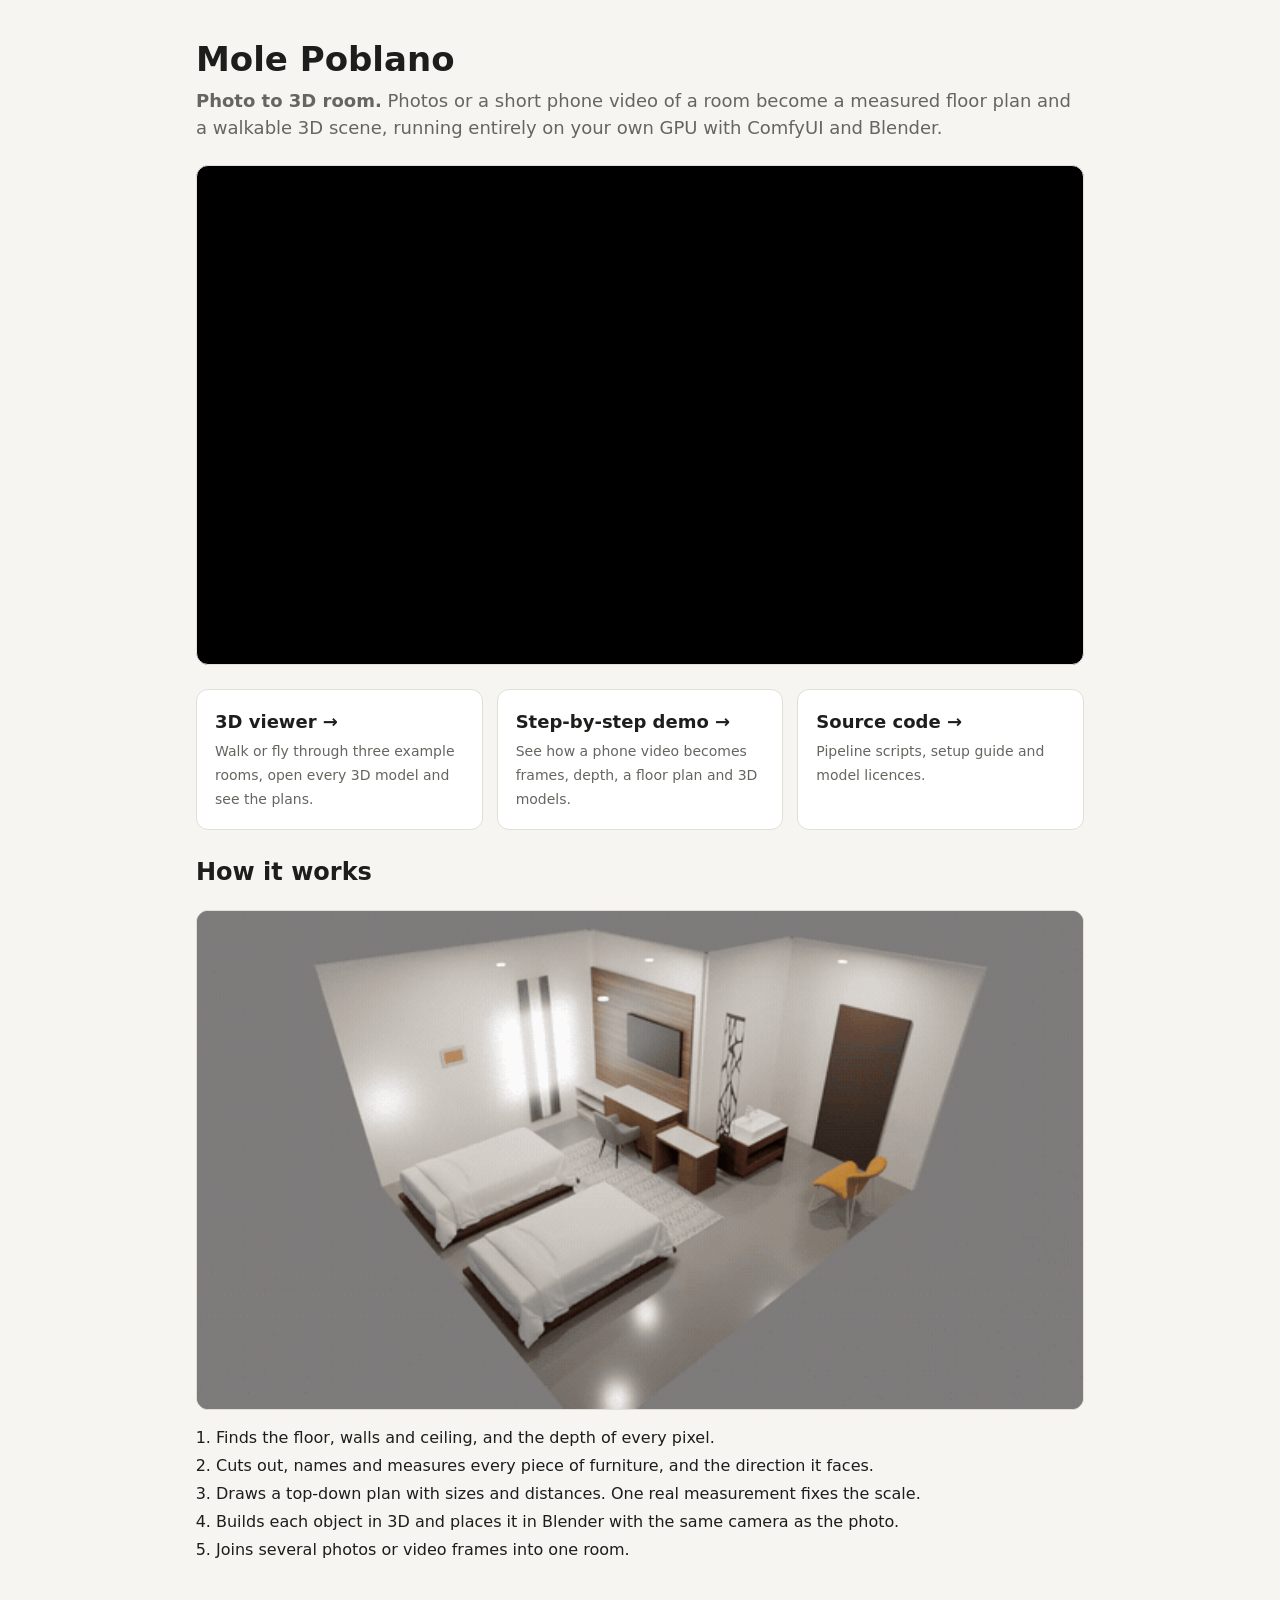
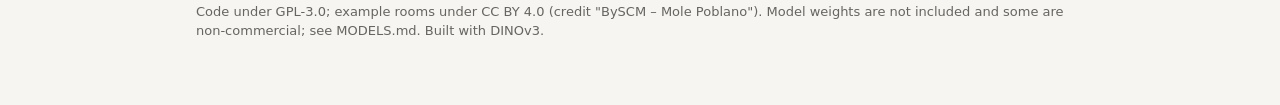
<file: index.html>
<!doctype html>
<html lang="en">
<head>
<meta charset="utf-8">
<meta name="viewport" content="width=device-width, initial-scale=1">
<title>Mole Poblano</title>
<meta name="description" content="Turn photos or a short video of a room into a measured floor plan and a walkable 3D scene, fully local with ComfyUI and Blender.">
<style>
  :root { --bg: #f6f5f2; --card: #fff; --text: #1d1d1b; --muted: #66655f; --accent: #b9812a; --line: #e2dfd8; }
  @media (prefers-color-scheme: dark) { :root { --bg: #15171b; --card: #1f2227; --text: #f2f2f0; --muted: #a9acb2; --accent: #e8b04b; --line: #2e3238; } }
  * { box-sizing: border-box; }
  body { margin: 0; background: var(--bg); color: var(--text); font: 16px/1.5 system-ui, -apple-system, "Segoe UI", Roboto, sans-serif; }
  main { max-width: 920px; margin: 0 auto; padding: 40px 16px 64px; }
  h1 { font-size: 34px; line-height: 1.15; margin: 0 0 8px; }
  p.lead { color: var(--muted); font-size: 18px; margin: 0 0 24px; }
  img.hero { width: 100%; border-radius: 12px; border: 1px solid var(--line); display: block; background: #888; }
  .video { position: relative; aspect-ratio: 16 / 9; border-radius: 12px; overflow: hidden; border: 1px solid var(--line); background: #000; }
  .video iframe { position: absolute; inset: 0; width: 100%; height: 100%; border: 0; }
  .cards { display: grid; grid-template-columns: repeat(auto-fit, minmax(240px, 1fr)); gap: 14px; margin: 24px 0; }
  a.card { display: block; padding: 18px; border-radius: 12px; background: var(--card); border: 1px solid var(--line); color: inherit; text-decoration: none; }
  a.card:hover { border-color: var(--accent); }
  a.card b { display: block; font-size: 18px; margin-bottom: 4px; }
  a.card span { color: var(--muted); font-size: 14px; }
  ol { padding-left: 20px; } li { margin: 4px 0; }
  footer { color: var(--muted); font-size: 13px; margin-top: 40px; }
  a { color: var(--accent); }
</style>
</head>
<body>
<main>
  <h1>Mole Poblano</h1>
  <p class="lead"><b>Photo to 3D room.</b> Photos or a short phone video of a room become a measured floor plan and a walkable 3D scene, running entirely on your own GPU with ComfyUI and Blender.</p>
  <div class="video"><iframe src="https://www.youtube-nocookie.com/embed/RA9RGnpfIeA" title="Mole Poblano trailer" loading="lazy"
    allow="accelerometer; encrypted-media; gyroscope; picture-in-picture; web-share" referrerpolicy="strict-origin-when-cross-origin" allowfullscreen></iframe></div>

  <div class="cards">
    <a class="card" href="viewer/"><b>3D viewer →</b><span>Walk or fly through three example rooms, open every 3D model and see the plans.</span></a>
    <a class="card" href="demo/"><b>Step-by-step demo →</b><span>See how a phone video becomes frames, depth, a floor plan and 3D models.</span></a>
    <a class="card" href="https://github.com/" id="repo"><b>Source code →</b><span>Pipeline scripts, setup guide and model licences.</span></a>
  </div>

  <h2>How it works</h2>
  <img class="hero" src="docs/img/hotel_orbit.gif" alt="Hotel room rebuilt in 3D from a phone video">
  <ol>
    <li>Finds the floor, walls and ceiling, and the depth of every pixel.</li>
    <li>Cuts out, names and measures every piece of furniture, and the direction it faces.</li>
    <li>Draws a top-down plan with sizes and distances. One real measurement fixes the scale.</li>
    <li>Builds each object in 3D and places it in Blender with the same camera as the photo.</li>
    <li>Joins several photos or video frames into one room.</li>
  </ol>

  <footer>Code under GPL-3.0; example rooms under CC BY 4.0 (credit "BySCM – Mole Poblano"). Model weights are not included and some are non-commercial; see MODELS.md. Built with DINOv3.</footer>
</main>
<script>
  // On GitHub Pages (<user>.github.io/<repo>/) point the source link at the repository.
  const m = location.hostname.match(/^([^.]+)\.github\.io$/);
  const repo = location.pathname.split('/').filter(Boolean)[0];
  if (m && repo) document.getElementById('repo').href = `https://github.com/${m[1]}/${repo}`;
</script>
</body>
</html>
</file>
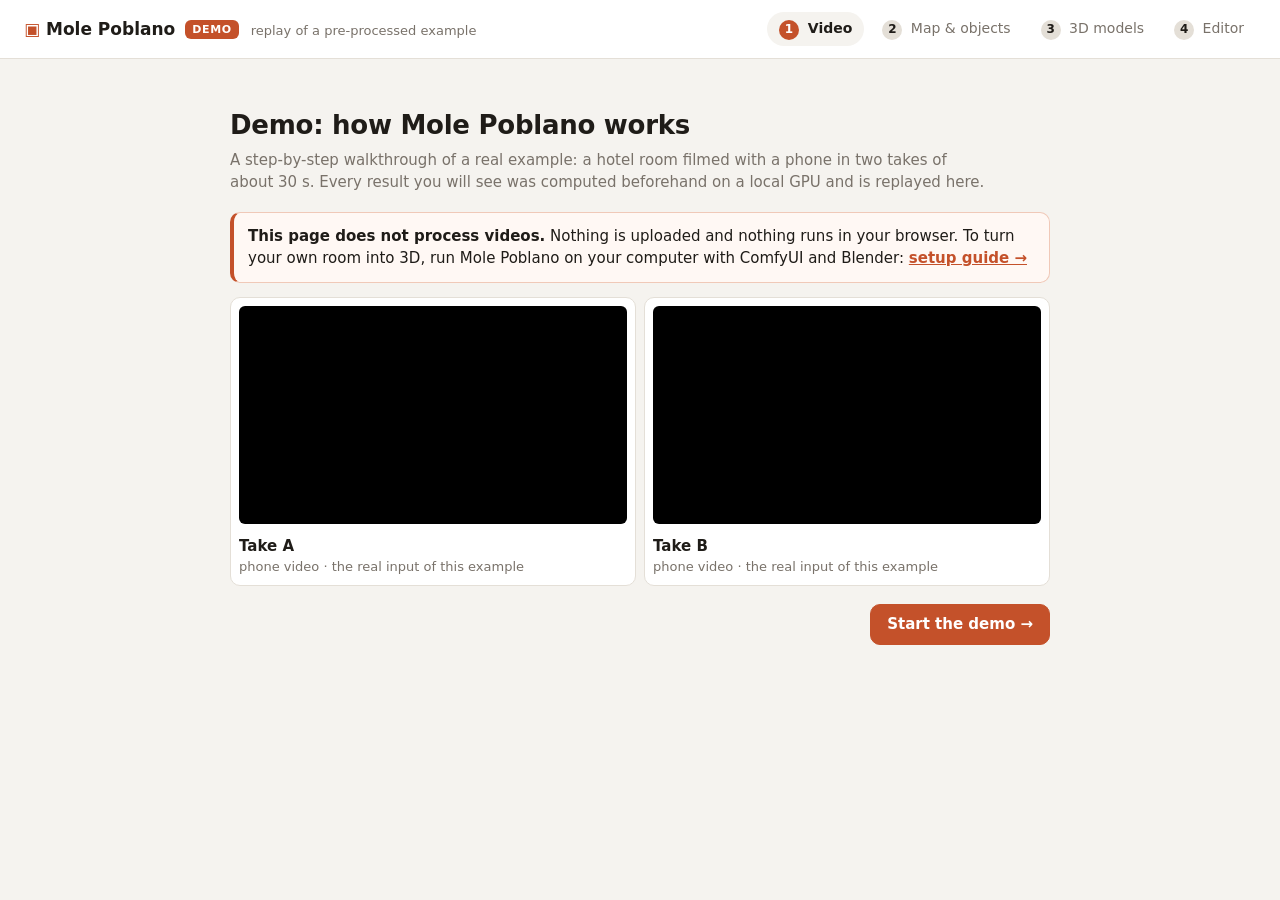
<file: demo/index.html>
<!doctype html>
<html lang="en">
<head>
<meta charset="utf-8">
<meta name="viewport" content="width=device-width, initial-scale=1">
<title>Mole Poblano · Demo</title>
<link rel="stylesheet" href="style.css?v=2">
<script type="importmap">
{ "imports": {
  "three": "https://cdn.jsdelivr.net/npm/three@0.160.0/build/three.module.js",
  "three/addons/": "https://cdn.jsdelivr.net/npm/three@0.160.0/examples/jsm/"
} }
</script>
</head>
<body>
<header class="top">
  <div class="brand"><span class="logo">▣</span> Mole Poblano <span class="demo-badge">DEMO</span> <small>replay of a pre-processed example</small></div>
  <ol class="steps" id="steps">
    <li data-step="1"><b>1</b> Video</li>
    <li data-step="2"><b>2</b> Map &amp; objects</li>
    <li data-step="3"><b>3</b> 3D models</li>
    <li data-step="4"><b>4</b> Editor</li>
  </ol>
</header>

<main>
  <!-- STEP 1: upload + processing -->
  <section class="step" id="step1">
    <div class="upload-wrap" id="uploadPane">
      <h1>Demo: how Mole Poblano works</h1>
      <p class="lead">A step-by-step walkthrough of a real example: a hotel room filmed with a phone in two takes of about 30 s.
        Every result you will see was computed beforehand on a local GPU and is replayed here.</p>
      <div class="demo-note">
        <b>This page does not process videos.</b> Nothing is uploaded and nothing runs in your browser.
        To turn your own room into 3D, run Mole Poblano on your computer with ComfyUI and Blender:
        <a href="https://github.com/byscm/mole-poblano#quick-start" target="_blank" rel="noopener">setup guide →</a>
      </div>
      <div class="file-list">
        <div class="file-item"><video src="../examples/source_videos/hotel_part1.mp4" muted loop autoplay playsinline></video>
          <div><b>Take A</b><div class="muted small">phone video · the real input of this example</div></div></div>
        <div class="file-item"><video src="../examples/source_videos/hotel_part2.mp4" muted loop autoplay playsinline></video>
          <div><b>Take B</b><div class="muted small">phone video · the real input of this example</div></div></div>
      </div>
      <div class="actions">
        <button class="primary" id="useDemo">Start the demo →</button>
      </div>
    </div>

    <div class="process-wrap hidden" id="processPane">
      <h1>Processing the example video <small class="muted">(replay)</small></h1>
      <p class="lead" id="processSub"></p>
      <div class="process-grid">
        <ul class="stages" id="stages"></ul>
        <div>
          <div class="muted small" id="framesCaption">Frames picked from the video</div>
          <div class="frames" id="frames"></div>
        </div>
      </div>
      <div class="bar"><div id="bar"></div></div>
    </div>
  </section>

  <!-- STEP 2: map + objects -->
  <section class="step hidden" id="step2">
    <div class="step-head">
      <div>
        <h1>The example room: map and objects</h1>
        <p class="lead">Check the floor plan and the image of each object. Each image was built by joining the fragments of the video. Remove anything that is wrong, then confirm.</p>
      </div>
      <div class="stats" id="stats2"></div>
    </div>
    <div class="split">
      <div class="panel map-panel">
        <div class="tabs" id="mapTabs">
          <button data-v="plan" class="on">Floor plan to scale</button>
          <button data-v="raw">Raw plan from the video</button>
          <button data-v="frames">Frames used</button>
        </div>
        <div class="map-view" id="mapView"></div>
        <div class="muted small" id="mapNote">Real scale, in metres. Tap an object to find it in the list.</div>
      </div>
      <div class="panel gallery-panel">
        <div class="gallery-head">
          <h2>Detected objects <span class="pill" id="kindCount"></span></h2>
          <div class="gal-tools"><button class="ghost sm" id="approveAll">Approve all</button></div>
        </div>
        <div class="gallery" id="gallery"></div>
      </div>
    </div>
    <div class="actions sticky">
      <button class="ghost" id="back2">← Back</button>
      <button class="primary" id="confirm2">Confirm and generate 3D models →</button>
    </div>
  </section>

  <!-- STEP 3: generating models -->
  <section class="step hidden" id="step3">
    <h1>Generating the 3D models</h1>
    <p class="lead">One model for each approved object. When they are done they place themselves on the plan, at their real size.</p>
    <div class="bar"><div id="bar3"></div></div>
    <div class="gen-grid" id="genGrid"></div>
    <div class="actions"><button class="primary" id="toEditor" disabled>See the room in 3D →</button></div>
  </section>

  <!-- STEP 4: editor -->
  <section class="step hidden" id="step4">
    <div class="editor">
      <div class="viewport-wrap">
        <div id="viewport"></div>
        <div class="vp-tools">
          <button id="tUndo" title="Undo (Ctrl+Z)">↶ Undo</button>
          <button id="tWalls" class="on">Walls</button>
          <button id="tTop">Top view</button>
          <button id="tOrbit" class="on">3D</button>
          <button id="tExport">Save JSON</button>
        </div>
        <div class="vp-hint">Drag a piece of furniture to move it · <b>R</b> rotates it 15° · drag the background to orbit the camera</div>
        <div class="loading" id="vpLoading">Loading models…</div>
      </div>
      <aside class="side">
        <div class="panel">
          <div class="side-title">Floor plan <span class="muted small" id="roomDims"></span></div>
          <div id="plan4" class="plan4"></div>
        </div>
        <div class="panel" id="selPanel">
          <div class="muted">Tap a piece of furniture in 3D or on the plan to edit it.</div>
        </div>
      </aside>
    </div>
  </section>
</main>

<script type="module" src="app.js?v=2"></script>
</body>
</html>
</file>
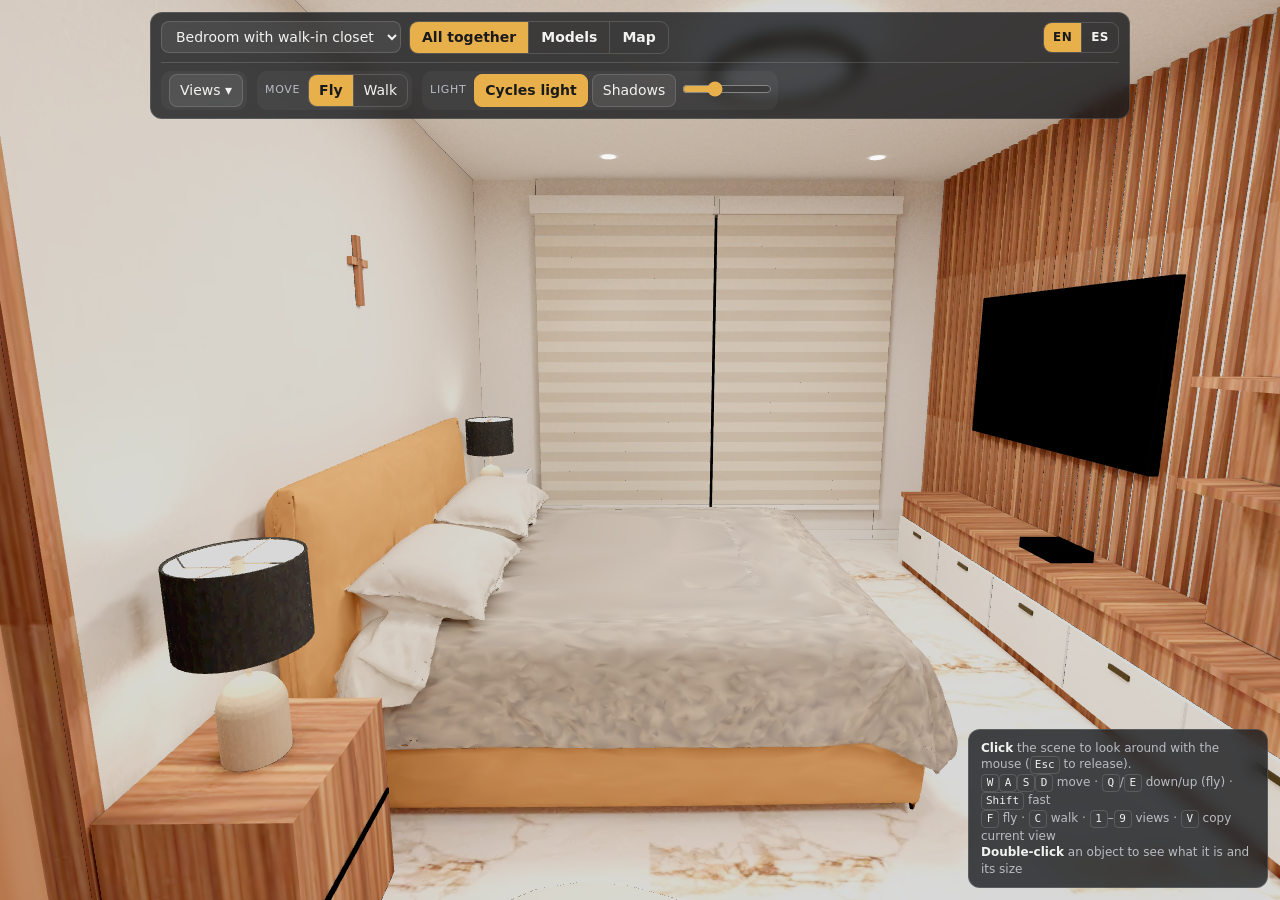
<file: viewer/index.html>
<!doctype html>
<html lang="es">
<head>
<meta charset="utf-8">
<meta name="viewport" content="width=device-width, initial-scale=1, maximum-scale=1, user-scalable=no, viewport-fit=cover">
<title>Mole Poblano · Visor 3D</title>
<link rel="icon" href="data:,">
<style>
  :root { --fondo: rgba(20,22,26,.78); --borde: rgba(255,255,255,.14); --texto: #f2f2f0; --suave: #b9bcc2; --acento: #e8b04b; }
  * { box-sizing: border-box; }
  html, body { margin: 0; height: 100%; overflow: hidden; background: #15171b; color: var(--texto);
    font: 14px/1.35 system-ui, -apple-system, "Segoe UI", Roboto, sans-serif; touch-action: none; user-select: none; -webkit-user-select: none; }
  canvas#escena { position: fixed; inset: 0; width: 100%; height: 100%; display: block; outline: none; }
  .panel { position: fixed; background: var(--fondo); border: 1px solid var(--borde); border-radius: 12px;
    backdrop-filter: blur(8px); -webkit-backdrop-filter: blur(8px); }
  #barra { top: max(12px, env(safe-area-inset-top)); left: 12px; right: 12px; margin: 0 auto; max-width: 980px;
    display: flex; flex-direction: column; gap: 8px; padding: 8px 10px; }
  #barra .fila { display: flex; flex-wrap: wrap; gap: 8px; align-items: center; }
  #barra .herramientas { padding-top: 8px; border-top: 1px solid var(--borde); gap: 10px; }
  .seccion { position: relative; display: flex; align-items: center; gap: 4px; padding: 3px 4px 3px 8px; border-radius: 10px; background: rgba(255,255,255,.04); }
  .seccion .tit { font-size: 11px; text-transform: uppercase; letter-spacing: .06em; color: var(--suave); margin-right: 4px; }
  #secVistas .tit, #secRender { padding-left: 4px; }
  #secVistas .tit { display: none; }
  .segmentos { display: inline-flex; border: 1px solid var(--borde); border-radius: 9px; overflow: hidden; }
  .segmentos button { border: 0; border-radius: 0; background: transparent; }
  .segmentos button + button { border-left: 1px solid var(--borde); }
  .segmentos button.activo { background: var(--acento); }
  .segmentos.grande button { padding: 7px 16px; font-weight: 600; }
  .desplegable { position: absolute; top: calc(100% + 6px); left: 0; z-index: 5; display: none; flex-direction: column; gap: 4px; padding: 8px; min-width: 210px; }
  .desplegable.abierto { display: flex; }
  .desplegable #vistas, .desplegable #misVistas { display: flex; flex-direction: column; gap: 4px; }
  .desplegable button { text-align: left; }
  .desplegable .num { display: inline-block; width: 18px; color: var(--suave); font-variant-numeric: tabular-nums; }
  .desplegable .fila-vista { display: flex; gap: 4px; } .desplegable .fila-vista button:first-child { flex: 1; }
  .desplegable .guardar { border-style: dashed; color: var(--suave); }
  #misVistas:not(:empty) { border-top: 1px solid var(--borde); padding-top: 4px; }
  #barra label { color: var(--suave); font-size: 12px; }
  select, button { font: inherit; color: var(--texto); background: rgba(255,255,255,.07); border: 1px solid var(--borde);
    border-radius: 8px; padding: 6px 10px; cursor: pointer; }
  select { max-width: 260px; }
  select option { background: #23262c; }
  button:hover { background: rgba(255,255,255,.14); }
  button.activo { background: var(--acento); color: #1a1a1a; border-color: var(--acento); font-weight: 600; }
  .grupo { display: flex; gap: 4px; align-items: center; }
  .sep { flex: 1; }
  #luz { width: 90px; accent-color: var(--acento); }
  #ayuda { bottom: max(12px, env(safe-area-inset-bottom)); right: 12px; padding: 10px 12px; max-width: 300px; font-size: 12px; color: var(--suave); }
  #ayuda b { color: var(--texto); }
  #ayuda kbd { display: inline-block; min-width: 18px; padding: 0 4px; border: 1px solid var(--borde); border-radius: 4px; text-align: center; color: var(--texto); font: 11px/16px ui-monospace, monospace; }
  #mira { position: fixed; left: 50%; top: 50%; width: 6px; height: 6px; margin: -3px 0 0 -3px; border-radius: 50%; background: rgba(255,255,255,.8); box-shadow: 0 0 0 1px rgba(0,0,0,.4); pointer-events: none; display: none; }
  #aviso { position: fixed; left: 50%; bottom: 80px; transform: translateX(-50%); padding: 8px 14px; font-size: 13px; display: none; max-width: 90vw; text-align: center; }
  /* Pantalla de carga */
  #carga { position: fixed; inset: 0; display: flex; flex-direction: column; align-items: center; justify-content: center; gap: 14px;
    background: radial-gradient(circle at 50% 40%, #2a2d33, #121317); z-index: 10; transition: opacity .4s; }
  #carga.oculta { opacity: 0; pointer-events: none; }
  #carga h1 { margin: 0; font-size: 20px; font-weight: 600; letter-spacing: .02em; }
  #carga .tubo { width: min(320px, 70vw); height: 6px; border-radius: 3px; background: rgba(255,255,255,.12); overflow: hidden; }
  #carga .tubo div { height: 100%; width: 0; background: var(--acento); transition: width .2s; }
  #carga p { margin: 0; color: var(--suave); font-size: 13px; min-height: 1.4em; }
  /* Controles táctiles */
  #joystick { position: fixed; left: max(24px, env(safe-area-inset-left)); bottom: max(28px, env(safe-area-inset-bottom)); width: 130px; height: 130px;
    border-radius: 50%; background: rgba(20,22,26,.45); border: 2px solid rgba(255,255,255,.25); display: none; touch-action: none; }
  #joystick .perilla { position: absolute; left: 50%; top: 50%; width: 56px; height: 56px; margin: -28px 0 0 -28px; border-radius: 50%;
    background: rgba(255,255,255,.55); box-shadow: 0 2px 8px rgba(0,0,0,.4); }
  #altura { position: fixed; right: max(20px, env(safe-area-inset-right)); bottom: max(40px, env(safe-area-inset-bottom)); display: none; flex-direction: column; gap: 10px; }
  #altura button { width: 56px; height: 56px; border-radius: 50%; font-size: 20px; background: rgba(20,22,26,.55); }
  body.tactil #joystick { display: block; }
  body.tactil.volar #altura { display: flex; }
  body.tactil #ayuda { display: none; }
  body.tactil #aviso { bottom: auto; top: 120px; }
  /* Pestañas por proyecto: Todo junto / Modelos / Mapa */
  #pestanas button { padding: 6px 12px; }
  body.v-modelos .solo-escena, body.v-mapa .solo-escena { display: none !important; }
  body.v-modelos #joystick, body.v-modelos #altura, body.v-mapa #joystick, body.v-mapa #altura { display: none !important; }
  body.v-modelos #ayuda .ayuda-escena, body.v-escena #ayuda .ayuda-modelos { display: none; }
  body.v-mapa #ayuda { display: none; }
  #galeria { left: 12px; right: 12px; bottom: max(12px, env(safe-area-inset-bottom)); margin: 0 auto; max-width: 980px; padding: 8px; display: none; }
  body.v-modelos #galeria { display: block; }
  body.v-modelos #ayuda { bottom: auto; top: 76px; }
  #galeriaCabeza { display: flex; align-items: center; gap: 8px; margin: 0 2px 6px; }
  #galeriaCabeza b { flex: 1; overflow: hidden; text-overflow: ellipsis; white-space: nowrap; }
  #galeriaCabeza span { color: var(--suave); font-size: 12px; }
  #tiras { display: flex; gap: 6px; overflow-x: auto; padding-bottom: 4px; touch-action: pan-x; scrollbar-width: thin; }
  #tiras button { flex: 0 0 auto; width: 92px; padding: 4px; display: flex; flex-direction: column; align-items: center; gap: 3px; font-size: 11px; line-height: 1.2; }
  #tiras button img, #tiras button .sinmini { width: 80px; height: 80px; object-fit: contain; border-radius: 6px; background: rgba(255,255,255,.06); }
  #tiras button .sinmini { display: grid; place-items: center; color: var(--suave); font-size: 22px; }
  #tiras button span { width: 100%; overflow: hidden; text-overflow: ellipsis; white-space: nowrap; }
  #tiras button.activo { color: #1a1a1a; }
  #mapaVista { position: fixed; inset: 0; padding: 76px 12px 12px; display: none; flex-direction: column; gap: 8px; background: #15171b; z-index: 1; }
  body.v-mapa #mapaVista { display: flex; }
  #mapaBotones { display: flex; gap: 6px; flex-wrap: wrap; justify-content: center; }
  #mapaMarco { flex: 1; overflow: auto; touch-action: pan-x pan-y; border-radius: 10px; background: #fff; display: flex; }
  #mapaMarco img { margin: auto; max-width: 100%; max-height: 100%; cursor: zoom-in; display: block; }
  #mapaMarco.zoom img { max-width: none; max-height: none; width: 250%; cursor: zoom-out; }
  #mapaNota { text-align: center; color: var(--suave); font-size: 12px; }
  #mapaNota .lm { display: inline-block; width: 10px; height: 10px; border-radius: 2px; vertical-align: -1px; }
  #mapaNota .lm.naranja { background: #f2a019; } #mapaNota .lm.azul { background: #2f7bf6; border-radius: 50%; }
  #mapaSvg { margin: auto; flex: none; } #mapaSvg svg { display: block; cursor: zoom-in; font-family: system-ui, sans-serif; }
  #mapaMarco.zoom #mapaSvg svg { cursor: zoom-out; }
  #mapaSvg .rej { stroke: #ececec; stroke-width: 1; }
  #mapaSvg .piso { fill: #f6f3ec; stroke: none; }
  #mapaSvg .pared { fill: #3b3d42; }
  #mapaSvg .caja { fill: rgba(60,130,80,.06); stroke: #3c8a50; stroke-width: 2.5; }
  #mapaSvg .caja.alto { fill: none; stroke-dasharray: 6 5; stroke-width: 1.5; }
  #mapaSvg .caja.ventana { fill: #cfe6f7; stroke: #4c8fc0; }
  #mapaSvg .caja.puerta { fill: #efe4d2; stroke: #9a7a50; }
  #mapaSvg .caja.sobre { fill: transparent; stroke: transparent; }
  #mapaSvg .caja.mov { fill: rgba(242,160,25,.14); stroke: #f2a019; stroke-width: 3.5; }
  #mapaSvg .fantasma { fill: none; stroke: #888; stroke-width: 2; stroke-dasharray: 7 6; }
  #mapaSvg .conFoto .fantasma { stroke: #fff; filter: drop-shadow(0 0 2px #000); }
  #mapaSvg .frente { fill: #3c8a50; } #mapaSvg .frente.mov { fill: #f2a019; }
  #mapaSvg .mueble { cursor: pointer; }
  #mapaSvg .mueble:hover .caja { stroke: #2f7bf6; stroke-width: 3.5; }
  #mapaSvg .etq { font-size: 11px; text-anchor: middle; fill: #222; paint-order: stroke; stroke: #fff; stroke-width: 3px; pointer-events: none; }
  #mapaSvg .yo circle { fill: #2f7bf6; stroke: #fff; stroke-width: 3; } #mapaSvg .yo .cono { fill: rgba(47,123,246,.25); }
  #mapaSvg .yo { pointer-events: none; }
  #mapaSvg .escala line { stroke: #111; stroke-width: 4; } #mapaSvg .escala text { font-size: 12px; text-anchor: middle; fill: #111; paint-order: stroke; stroke: #fff; stroke-width: 3px; }
  #vacio { position: fixed; left: 50%; top: 45%; transform: translate(-50%, -50%); padding: 14px 18px; display: none; text-align: center; }
  #barra { z-index: 2; }
  /* Language toggle (EN | ES): right end of the top row on desktop, next to the project menu on phones */
  #idioma { order: 1; margin-left: auto; flex: none; }
  #idioma button { padding: 6px 9px; font-size: 12px; font-weight: 600; letter-spacing: .04em; }
  @media (max-width: 700px) {
    body.v-modelos #ayuda { display: none; }
    #mapaVista { padding-top: 112px; }
    #barra { padding: 6px; gap: 6px; font-size: 13px; }
    select { max-width: 100%; flex: 1 1 100%; }
    .segmentos.grande { flex: 1 1 100%; } .segmentos.grande button { flex: 1; padding: 7px 6px; }
    button { padding: 6px 8px; }
    #barra .herramientas { gap: 6px; }
    .seccion .tit { display: none; }
    .seccion { padding: 2px; }
    #luzgrupo { display: none; }
    #selCuarto { flex: 1 1 0; min-width: 0; }
    #idioma { order: 0; margin-left: 0; }
  }
  /* Render de esta vista */
  #renderPanel { left: 50%; bottom: max(16px, env(safe-area-inset-bottom)); transform: translateX(-50%); padding: 10px 14px; display: none;
    flex-direction: column; gap: 8px; align-items: center; min-width: min(360px, 92vw); z-index: 6; }
  #renderPanel .tubo { width: 100%; height: 6px; border-radius: 3px; background: rgba(255,255,255,.12); overflow: hidden; }
  #renderPanel .tubo div { height: 100%; width: 0; background: var(--acento); transition: width .2s; }
  #renderPanel span { color: var(--suave); font-size: 12px; text-align: center; }
  body.renderizando #renderPanel { display: flex; }
  body.renderizando #barra, body.renderizando #ayuda, body.renderizando #joystick, body.renderizando #altura, body.renderizando #mira { display: none !important; }
  #renderImg { position: fixed; inset: 0; width: 100%; height: 100%; object-fit: cover; display: none; z-index: 1; }
  body.renderizando #renderImg.activa { display: block; }
  button:disabled { opacity: .45; cursor: default; }
  /* Ficha del objeto (doble clic / doble toque) */
  #ficha { right: 12px; top: 124px; width: 300px; max-height: calc(100vh - 110px); overflow: auto; padding: 12px 14px; display: none; font-size: 13px; }
  #ficha.abierta { display: block; }
  #ficha .cab { display: flex; align-items: flex-start; gap: 8px; }
  #ficha h3 { margin: 0; font-size: 16px; flex: 1; }
  #ficha .num { color: var(--suave); font-weight: 400; font-size: 13px; }
  #ficha .cerrar { padding: 2px 9px; }
  #ficha img { display: block; max-width: 100%; max-height: 150px; margin: 10px auto 4px; }
  #ficha p { margin: 8px 0; color: var(--suave); line-height: 1.4; }
  #ficha table { width: 100%; border-collapse: collapse; margin: 8px 0 4px; }
  #ficha td { padding: 4px 0; border-top: 1px solid var(--borde); }
  #ficha td:last-child { text-align: right; font-variant-numeric: tabular-nums; color: var(--texto); }
  #ficha .nota { font-size: 11px; color: var(--suave); margin-top: 8px; }
  #ficha .etq { display: inline-block; font-size: 11px; padding: 1px 7px; border-radius: 9px; border: 1px solid var(--borde); color: var(--suave); margin-top: 6px; }
  #ficha .editar { margin-top: 12px; padding-top: 10px; border-top: 1px solid var(--borde); }
  #ficha .fila-editar { display: flex; gap: 10px; align-items: center; flex-wrap: wrap; margin-top: 8px; }
  #ficha .fila-editar .todos { margin: 0; }
  #ficha .barrita { display: grid; grid-template-columns: 52px 1fr 58px; gap: 6px; align-items: center; margin-top: 8px; color: var(--suave); font-size: 12px; }
  #ficha .barrita input { width: 100%; accent-color: var(--acento); }
  #ficha .barrita span { text-align: right; color: var(--texto); font-variant-numeric: tabular-nums; }
  #ficha .barrita input:disabled { opacity: .35; }
  #ficha .cambio { margin-top: 12px; padding-top: 10px; border-top: 1px solid var(--borde); }
  #ficha .acciones { display: flex; gap: 6px; margin: 8px 0 4px; } #ficha .acciones button { flex: 1; }
  #ficha .todos { display: flex; gap: 6px; align-items: center; margin: 8px 0 2px; color: var(--suave); font-size: 12px; }
  #ficha .opciones { display: grid; grid-template-columns: repeat(3, 1fr); gap: 6px; margin-top: 8px; }
  #ficha .opciones button { padding: 4px; display: flex; flex-direction: column; align-items: center; gap: 2px; font-size: 11px; line-height: 1.15; }
  #ficha .opciones img { width: 100%; height: 64px; object-fit: contain; margin: 0; max-height: none; }
  #ficha .opciones .sinimg { height: 64px; display: grid; place-items: center; color: var(--suave); }
  #ficha .opciones small { color: var(--suave); font-size: 10px; }
  #ficha .opciones button.cargando { opacity: .5; }
  #ficha .subt { margin: 12px 0 0; color: var(--suave); font-size: 12px; font-weight: 600; }
  body.renderizando #ficha, body.v-modelos #ficha { display: none !important; }
  body.v-mapa #ficha { z-index: 3; } body.v-mapa #ficha [data-modo] { display: none; }
  #ficha .ver3d { width: 100%; margin-top: 8px; background: #f2b134; color: #111; font-weight: 600; border: 0; }
  #mapaSvg .mueble.movible { cursor: grab; } #mapaSvg .mueble.sel { touch-action: none; }
  #mapaSvg .mueble.sel .caja { stroke: #2f7bf6; stroke-width: 4; }
  @media (max-width: 700px) { body.v-mapa #ficha { max-height: 38vh; } #mapaBotones { flex-wrap: nowrap; overflow-x: auto; justify-content: flex-start; scrollbar-width: none; } #mapaBotones button { white-space: nowrap; flex: none; } body.v-mapa.con-ficha #mapaVista { padding-bottom: calc(38vh + 16px); } body.v-mapa.con-ficha #mapaNota { display: none; } #ficha { left: 8px; right: 8px; top: auto; bottom: max(8px, env(safe-area-inset-bottom)); width: auto; max-height: 52vh; } }
</style>
<script type="importmap">
{ "imports": { "three": "./lib/three.module.js", "three/addons/": "./lib/addons/" } }
</script>
</head>
<body>
<canvas id="escena" tabindex="0"></canvas>
<img id="renderImg" alt="">
<div id="mira"></div>

<div id="barra" class="panel">
  <!-- Nivel 1: proyecto y secciones -->
  <div class="fila principal">
    <select id="selCuarto" aria-label="Proyecto" data-i18n-aria="project"></select>
    <div class="segmentos" id="idioma" role="group" aria-label="Idioma" data-i18n-aria="lang.label"><button data-lang="en" lang="en" title="English">EN</button><button data-lang="es" lang="es" title="Español">ES</button></div>
    <div class="segmentos grande" id="pestanas">
      <button data-vista="escena" class="activo" title="La escena completa, para recorrerla" data-i18n="tab.scene" data-i18n-title="tab.scene.title">Todo junto</button>
      <button data-vista="modelos" title="Cada modelo 3D por separado" data-i18n="tab.models" data-i18n-title="tab.models.title">Modelos</button>
      <button data-vista="mapa" title="Planos y vista desde arriba" data-i18n="tab.map" data-i18n-title="tab.map.title">Mapa</button>
    </div>
  </div>
  <!-- Nivel 2: herramientas de la escena, por grupos -->
  <div class="fila herramientas solo-escena">
    <div class="seccion" id="secVistas">
      <span class="tit" data-i18n="sec.views">Vistas</span>
      <button id="btnVistas" aria-haspopup="true" aria-expanded="false" title="Puntos de vista guardados (teclas 1–9)" data-i18n="views.button" data-i18n-title="views.button.title">Vistas ▾</button>
      <div id="menuVistas" class="panel desplegable">
        <div id="vistas"></div>
        <div id="misVistas"></div>
        <button id="btnGuardarVista" class="guardar" data-i18n="views.save">＋ Guardar esta vista</button>
      </div>
    </div>
    <div class="seccion">
      <span class="tit" data-i18n="sec.move">Moverse</span>
      <div class="segmentos">
        <button id="btnVolar" class="activo" title="Volar libremente (tecla F)" data-i18n="fly" data-i18n-title="fly.title">Volar</button>
        <button id="btnCaminar" title="Caminar a 1.6 m sin atravesar paredes (tecla C)" data-i18n="walk" data-i18n-title="walk.title">Caminar</button>
      </div>
    </div>
    <div class="seccion">
      <span class="tit" data-i18n="sec.light">Luz</span>
      <button id="btnHorneado" title="Usar la luz horneada en Blender/Cycles (se ve como los renders) o luz en vivo" data-i18n="baked" data-i18n-title="baked.title">Luz Cycles</button>
      <button id="btnAO" title="Sombras suaves en rincones y debajo de los muebles (oclusión ambiental)" data-i18n="ao" data-i18n-title="ao.title">Sombras</button>
      <span id="luzgrupo"><input id="luz" type="range" min="0.4" max="2.2" step="0.05" value="1.0" aria-label="Intensidad de la luz" title="Intensidad de la luz" data-i18n-aria="light.intensity" data-i18n-title="light.intensity"></span>
    </div>
    <div class="seccion" id="secRender">
      <button id="btnRender" title="Render con luz realista desde esta vista (solo en esta PC)" data-i18n="render" data-i18n-title="render.title">Render</button>
    </div>
  </div>
</div>

<div id="ayuda" class="panel">
  <div class="ayuda-escena" data-i18n-html="help.scene">
  <b>Clic</b> en la escena para mirar con el mouse (<kbd>Esc</kbd> para soltar).<br>
  <kbd>W</kbd><kbd>A</kbd><kbd>S</kbd><kbd>D</kbd> moverse · <kbd>Q</kbd>/<kbd>E</kbd> bajar/subir (volar) · <kbd>Shift</kbd> rápido<br>
  <kbd>F</kbd> volar · <kbd>C</kbd> caminar · <kbd>1</kbd>–<kbd>9</kbd> vistas · <kbd>V</kbd> copiar vista actual<br>
  <b>Doble clic</b> en un objeto para ver qué es y sus medidas
  </div>
  <div class="ayuda-modelos" data-i18n-html="help.models">
  <b>Arrastra</b> para girar el modelo · <b>rueda</b> para acercar<br>
  <kbd>←</kbd> <kbd>→</kbd> modelo anterior / siguiente
  </div>
</div>

<div id="galeria" class="panel">
  <div id="galeriaCabeza"><button id="btnAnt" aria-label="Anterior" data-i18n-aria="prev">◀</button><b id="modeloNombre"></b><span id="modeloCuenta"></span><button id="btnSig" aria-label="Siguiente" data-i18n-aria="next">▶</button></div>
  <div id="tiras"></div>
</div>

<div id="mapaVista">
  <div id="mapaBotones"></div>
  <div id="mapaMarco"><img id="mapaImg" alt="Mapa del proyecto" data-i18n-alt="map.alt"><div id="mapaSvg" style="display:none"></div></div>
  <div id="mapaNota" data-i18n="map.tapZoom">Toca la imagen para acercar o alejar.</div>
</div>

<div id="vacio" class="panel"></div>

<div id="renderPanel" class="panel">
  <b data-i18n="render.panel">Render de esta vista</b>
  <div class="tubo"><div id="renderBarra"></div></div>
  <span id="renderTexto" data-i18n="render.preparing">Preparando…</span>
  <div class="grupo">
    <button id="btnDescargar" disabled data-i18n="render.download">Descargar PNG</button>
    <button id="btnSalirRender" data-i18n="render.exit">Salir</button>
  </div>
</div>

<div id="joystick"><div class="perilla"></div></div>
<div id="altura"><button id="btnSubir" aria-label="Subir" data-i18n-aria="up">▲</button><button id="btnBajar" aria-label="Bajar" data-i18n-aria="down">▼</button></div>
<div id="aviso" class="panel"></div>
<div id="ficha" class="panel" role="dialog" aria-label="Ficha del objeto" data-i18n-aria="card.aria"></div>

<div id="carga">
  <h1 id="cargaTitulo" data-i18n="loading">Cargando…</h1>
  <div class="tubo"><div id="cargaBarra"></div></div>
  <p id="cargaTexto"></p>
</div>

<script type="module" src="./visor.js"></script>
</body>
</html>
</file>
<file: demo/style.css>
:root {
  --bg: #f5f3ef; --panel: #ffffff; --ink: #1f1c18; --muted: #79726a; --line: #e4dfd7;
  --accent: #c4512a; --accent-ink: #fff; --ok: #2f7d4f; --bad: #b3261e; --sel: #f2a33a;
  --radius: 14px; --shadow: 0 1px 2px rgba(0,0,0,.05), 0 6px 24px rgba(0,0,0,.06);
}
* { box-sizing: border-box; }
html, body { margin: 0; background: var(--bg); color: var(--ink); font: 15px/1.45 system-ui, "Segoe UI", Roboto, sans-serif; }
h1 { font-size: 26px; margin: 0 0 6px; letter-spacing: -.01em; }
h2 { font-size: 17px; margin: 0; }
button { font: inherit; cursor: pointer; border-radius: 10px; border: 1px solid var(--line); background: var(--panel); color: var(--ink); padding: 9px 16px; }
button:disabled { opacity: .45; cursor: default; }
button.primary { background: var(--accent); color: var(--accent-ink); border-color: var(--accent); font-weight: 600; }
button.ghost { background: transparent; }
button.sm { padding: 5px 10px; font-size: 13px; }
input { font: inherit; padding: 9px 12px; border-radius: 10px; border: 1px solid var(--line); width: 100%; background: var(--panel); }
.hidden { display: none !important; }
.muted { color: var(--muted); }
.small { font-size: 13px; }
.lead { color: var(--muted); margin: 0 0 18px; max-width: 760px; }
.pill { display: inline-block; background: var(--bg); border: 1px solid var(--line); border-radius: 99px; padding: 0 9px; font-size: 13px; color: var(--muted); }

.top { display: flex; align-items: center; justify-content: space-between; gap: 16px; padding: 12px 24px; background: var(--panel); border-bottom: 1px solid var(--line); position: sticky; top: 0; z-index: 10; flex-wrap: wrap; }
.brand { font-weight: 700; font-size: 17px; }
.brand small { font-weight: 400; color: var(--muted); margin-left: 6px; font-size: 13px; }
.logo { color: var(--accent); }
.steps { display: flex; gap: 6px; list-style: none; margin: 0; padding: 0; flex-wrap: wrap; }
.steps li { padding: 6px 12px; border-radius: 99px; color: var(--muted); font-size: 14px; }
.steps li b { display: inline-grid; place-items: center; width: 20px; height: 20px; border-radius: 50%; background: var(--line); color: var(--ink); font-size: 12px; margin-right: 4px; }
.steps li.on { background: var(--bg); color: var(--ink); font-weight: 600; }
.steps li.on b, .steps li.done b { background: var(--accent); color: #fff; }

main { padding: 24px; max-width: 1500px; margin: 0 auto; }
.panel { background: var(--panel); border: 1px solid var(--line); border-radius: var(--radius); box-shadow: var(--shadow); padding: 14px; }
.actions { display: flex; gap: 10px; justify-content: flex-end; margin-top: 18px; flex-wrap: wrap; }
.actions.sticky { position: sticky; bottom: 0; background: linear-gradient(transparent, var(--bg) 30%); padding: 18px 0 8px; }

/* step 1 */
.upload-wrap, .process-wrap { max-width: 820px; margin: 24px auto; }
.demo-badge { display: inline-block; background: var(--accent); color: #fff; font-size: 11px; font-weight: 700; letter-spacing: .06em; border-radius: 6px; padding: 2px 7px; vertical-align: 2px; margin-left: 4px; }
.demo-note { background: #fff8f4; border: 1px solid #f0c9b8; border-left: 4px solid var(--accent); border-radius: 10px; padding: 12px 14px; margin: 0 0 14px; line-height: 1.5; }
.demo-note a { color: var(--accent); font-weight: 600; }
.file-list { margin: 12px 0; display: grid; gap: 8px; }
.upload-wrap .file-list { grid-template-columns: repeat(auto-fit, minmax(260px, 1fr)); }
.upload-wrap .file-item { flex-direction: column; align-items: stretch; }
.upload-wrap .file-item video { width: 100%; height: auto; aspect-ratio: 16 / 9; }
.file-item { display: flex; gap: 12px; align-items: center; background: var(--panel); border: 1px solid var(--line); border-radius: 10px; padding: 8px; }
.file-item video { width: 96px; height: 60px; object-fit: cover; border-radius: 6px; background: #000; }
.measure { margin-top: 14px; display: grid; gap: 6px; }
.measure label { font-size: 13px; color: var(--muted); }
.process-grid { display: grid; grid-template-columns: 300px 1fr; gap: 20px; }
.stages { list-style: none; margin: 0; padding: 0; display: grid; gap: 10px; }
.stages li { display: flex; gap: 10px; align-items: center; color: var(--muted); }
.stages li .dot { width: 22px; height: 22px; border-radius: 50%; border: 2px solid var(--line); display: grid; place-items: center; font-size: 12px; flex: none; }
.stages li.run { color: var(--ink); font-weight: 600; }
.stages li.run .dot { border-color: var(--accent); border-top-color: transparent; animation: spin .8s linear infinite; }
.stages li.done { color: var(--ink); }
.stages li.done .dot { background: var(--ok); border-color: var(--ok); color: #fff; }
@keyframes spin { to { transform: rotate(360deg); } }
.frames { display: grid; grid-template-columns: repeat(auto-fill, minmax(54px, 1fr)); gap: 4px; margin-top: 6px; }
.frames img { width: 100%; aspect-ratio: 9/16; object-fit: cover; border-radius: 4px; animation: pop .25s ease-out; }
.frames img.drop-frame { opacity: .3; filter: grayscale(1); }
@keyframes pop { from { transform: scale(.6); opacity: 0; } }
.bar { height: 8px; background: var(--line); border-radius: 99px; overflow: hidden; margin-top: 20px; }
.bar > div { height: 100%; width: 0; background: var(--accent); transition: width .3s; }

/* step 2 */
.step-head { display: flex; justify-content: space-between; gap: 20px; align-items: flex-start; flex-wrap: wrap; }
.stats { display: flex; gap: 10px; flex-wrap: wrap; }
.stat { background: var(--panel); border: 1px solid var(--line); border-radius: 12px; padding: 8px 14px; min-width: 96px; }
.stat b { display: block; font-size: 20px; }
.stat span { font-size: 12px; color: var(--muted); }
.split { display: grid; grid-template-columns: minmax(0, 1.05fr) minmax(0, 1fr); gap: 18px; align-items: start; }
.map-panel { position: sticky; top: 76px; }
.tabs { display: flex; gap: 6px; margin-bottom: 10px; flex-wrap: wrap; }
.tabs button { padding: 6px 12px; font-size: 13px; }
.tabs button.on { background: var(--ink); color: #fff; border-color: var(--ink); }
.map-view { width: 100%; aspect-ratio: 1 / .92; display: grid; place-items: center; overflow: hidden; border-radius: 10px; background: #fbfaf8; }
.map-view img { max-width: 100%; max-height: 100%; }
.map-view .frames { grid-template-columns: repeat(auto-fill, minmax(70px, 1fr)); width: 100%; align-self: start; padding: 6px; max-height: 100%; overflow: auto; }
.gallery-head { display: flex; justify-content: space-between; align-items: center; margin-bottom: 10px; }
.gallery { display: grid; gap: 12px; }
.card { border: 1px solid var(--line); border-radius: 12px; padding: 12px; display: grid; grid-template-columns: 1fr; gap: 10px; transition: .15s; }
.card.hl { border-color: var(--sel); box-shadow: 0 0 0 3px rgba(242,163,58,.25); }
.card.rejected { opacity: .5; }
.card.rejected .clean { filter: grayscale(1); }
.card-top { display: flex; justify-content: space-between; gap: 8px; align-items: baseline; }
.card-top h3 { margin: 0; font-size: 16px; text-transform: capitalize; }
.card-top .meta { font-size: 12px; color: var(--muted); text-align: right; }
.flow { display: grid; grid-template-columns: minmax(0, 1fr) 26px minmax(0, 1.25fr); gap: 8px; align-items: center; }
.crops { display: grid; gap: 6px; }
.crops figure { margin: 0; position: relative; }
.crops img { width: 100%; max-height: 110px; object-fit: cover; border-radius: 8px; display: block; }
.crops figcaption { position: absolute; left: 6px; bottom: 4px; font-size: 11px; color: #fff; text-shadow: 0 1px 2px #000; }
.flow .arrow { text-align: center; color: var(--accent); font-size: 20px; }
.clean { width: 100%; border-radius: 10px; aspect-ratio: 1; object-fit: contain; padding: 6px; background: radial-gradient(circle at 50% 40%, #fff, #ece8e1); display: block; }
.card-sub { font-size: 12px; color: var(--muted); }
.card-actions { display: flex; gap: 8px; flex-wrap: wrap; }
.card-actions button { padding: 5px 12px; font-size: 13px; }
.card-actions .ok.on { background: var(--ok); color: #fff; border-color: var(--ok); }
.card-actions .no.on { background: var(--bad); color: #fff; border-color: var(--bad); }
.tag { text-transform: none; font-weight: 500; vertical-align: middle; font-size: 11px; padding: 1px 7px; border-radius: 99px; background: #eef5f0; color: var(--ok); margin-left: 6px; }
.tag.inf { background: #fdf3e6; color: #a2620e; }

/* plan svg */
svg.plan { width: 100%; height: 100%; display: block; touch-action: none; user-select: none; }
svg.plan .floor { fill: #ece7df; stroke: #3a332c; stroke-width: .1; stroke-linejoin: round; }
svg.plan .grid line { stroke: #ddd6cb; stroke-width: .01; }
svg.plan .obj rect { fill: rgba(196,81,42,.14); stroke: #c4512a; stroke-width: .025; }
svg.plan .obj.flat rect { fill: rgba(90,110,140,.10); stroke: #6c7f99; stroke-dasharray: .06 .04; }
svg.plan .obj .front { stroke: #c4512a; stroke-width: .05; }
svg.plan .obj text { font-size: .17px; fill: #3a332c; text-anchor: middle; dominant-baseline: middle; pointer-events: none; }
svg.plan .obj.sel rect { fill: rgba(242,163,58,.35); stroke: #e08a10; stroke-width: .045; }
svg.plan .obj.off { opacity: .2; }
svg.plan .obj { cursor: pointer; }
svg.plan.edit .obj { cursor: grab; }
svg.plan .dim { font-size: .2px; fill: var(--muted); text-anchor: middle; }
svg.plan .dimline { stroke: #9a9187; stroke-width: .012; }
svg.plan .part rect { fill: #8a6a4d; opacity: .55; }

/* step 3 */
.gen-grid { display: grid; grid-template-columns: repeat(auto-fill, minmax(170px, 1fr)); gap: 12px; margin-top: 18px; }
.gen { background: var(--panel); border: 1px solid var(--line); border-radius: 12px; padding: 10px; display: grid; gap: 6px; }
.gen .img { position: relative; aspect-ratio: 1; border-radius: 8px; overflow: hidden; background: #f0ede8 repeating-linear-gradient(45deg, transparent 0 8px, rgba(0,0,0,.03) 8px 16px); }
.gen .img img { width: 100%; height: 100%; object-fit: contain; transition: .4s; filter: grayscale(1) opacity(.45); }
.gen.done .img img { filter: none; }
.gen .img canvas { position: absolute; inset: 0; width: 100%; height: 100%; }
.gen .name { font-weight: 600; text-transform: capitalize; font-size: 14px; }
.gen .st { font-size: 12px; color: var(--muted); }
.gen.run .st { color: var(--accent); }
.gen.done .st { color: var(--ok); }
.gen .mini { height: 4px; background: var(--line); border-radius: 99px; overflow: hidden; }
.gen .mini div { height: 100%; width: 0; background: var(--accent); transition: width .2s; }

/* step 4 */
main:has(#step4:not(.hidden)) { max-width: none; padding: 0; }
.editor { display: grid; grid-template-columns: minmax(0, 1fr) 360px; height: calc(100vh - 57px); }
.viewport-wrap { position: relative; background: #e9e5de; }
#viewport { position: absolute; inset: 0; }
#viewport canvas { display: block; }
.vp-tools { position: absolute; top: 12px; left: 12px; display: flex; gap: 6px; flex-wrap: wrap; }
.vp-tools button { padding: 6px 12px; font-size: 13px; background: rgba(255,255,255,.92); }
.vp-tools button.on { background: var(--ink); color: #fff; border-color: var(--ink); }
.vp-hint { position: absolute; bottom: 12px; left: 12px; right: 12px; text-align: center; font-size: 13px; color: #5a534b; pointer-events: none; }
.loading { position: absolute; inset: 0; display: grid; place-items: center; font-weight: 600; color: var(--muted); background: rgba(233,229,222,.7); }
.side { padding: 12px; display: grid; gap: 12px; align-content: start; overflow: auto; background: var(--bg); border-left: 1px solid var(--line); }
.side-title { font-weight: 600; margin-bottom: 6px; display: flex; justify-content: space-between; }
.plan4 { aspect-ratio: 1 / .92; }
.sel-head { display: flex; gap: 10px; align-items: center; margin-bottom: 10px; }
.sel-head img { width: 64px; height: 64px; object-fit: contain; border-radius: 8px; background: #f0ede8; }
.sel-head h3 { margin: 0; text-transform: capitalize; font-size: 16px; }
.kv { display: grid; grid-template-columns: auto 1fr; gap: 4px 12px; font-size: 13px; margin: 8px 0; }
.kv span:nth-child(odd) { color: var(--muted); }
.rot-row { display: flex; gap: 6px; align-items: center; margin-top: 6px; }
.rot-row input[type=range] { flex: 1; padding: 0; }
.btn-row { display: flex; gap: 6px; margin-top: 10px; flex-wrap: wrap; }
.btn-row button { padding: 6px 10px; font-size: 13px; }

@media (max-width: 900px) {
  main { padding: 14px; }
  .split { grid-template-columns: 1fr; }
  .map-panel { position: static; }
  .process-grid { grid-template-columns: 1fr; }
  .editor { grid-template-columns: 1fr; grid-template-rows: 58vh auto; height: auto; }
  .side { border-left: 0; }
  .top { padding: 10px 14px; }
  .brand small { display: none; }
}
</file>
